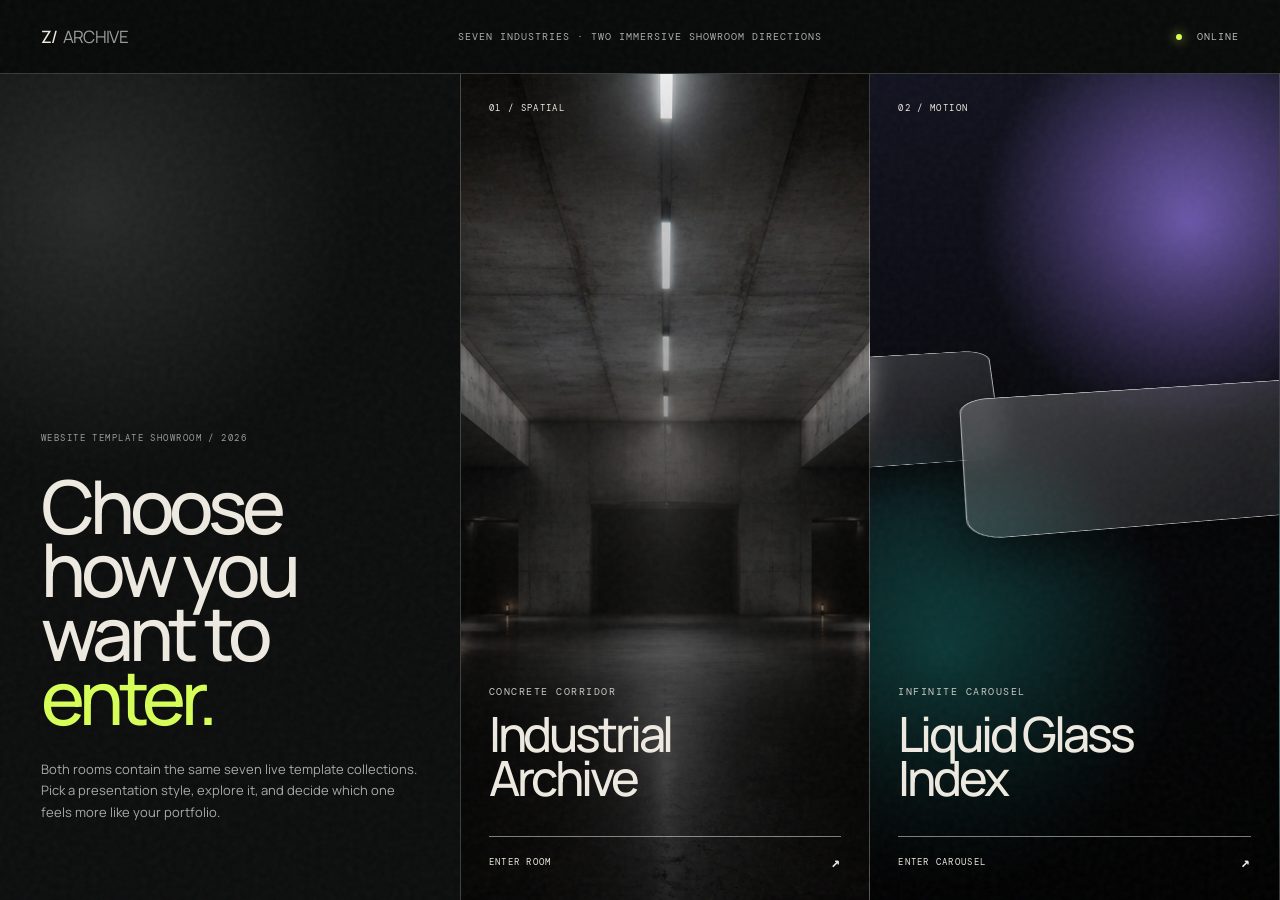
<file: index.html>
<!doctype html>
<html lang="en">
<head>
  <meta charset="UTF-8" />
  <meta name="viewport" content="width=device-width, initial-scale=1" />
  <meta name="description" content="Choose an immersive way to explore seven business website template collections." />
  <title>Z/Archive — Choose an experience</title>
  <link rel="preconnect" href="https://fonts.googleapis.com">
  <link rel="preconnect" href="https://fonts.gstatic.com" crossorigin>
  <link href="https://fonts.googleapis.com/css2?family=DM+Mono:wght@300;400;500&family=Manrope:wght@400;500;600&display=swap" rel="stylesheet">
  <link rel="stylesheet" href="./styles.css" />
</head>
<body>
  <main>
    <header class="masthead">
      <a class="brand" href="./">Z/<span>ARCHIVE</span></a>
      <p>Seven industries · two immersive showroom directions</p>
      <span class="status"><i></i> ONLINE</span>
    </header>

    <section class="chooser" aria-labelledby="page-title">
      <div class="intro">
        <p class="kicker">Website template showroom / 2026</p>
        <h1 id="page-title">Choose how you<br>want to <em>enter.</em></h1>
        <p>Both rooms contain the same seven live template collections. Pick a presentation style, explore it, and decide which one feels more like your portfolio.</p>
      </div>

      <div class="doors">
        <a class="door door-industrial" href="./industrial/">
          <span class="door-no">01 / SPATIAL</span>
          <div class="door-copy">
            <p>Concrete corridor</p>
            <h2>Industrial<br>Archive</h2>
            <span class="enter">Enter room <b>↗</b></span>
          </div>
        </a>

        <a class="door door-liquid" href="./liquid-glass/">
          <span class="door-no">02 / MOTION</span>
          <div class="glass-orbit" aria-hidden="true">
            <i></i><i></i><i></i>
          </div>
          <div class="door-copy">
            <p>Infinite carousel</p>
            <h2>Liquid Glass<br>Index</h2>
            <span class="enter">Enter carousel <b>↗</b></span>
          </div>
        </a>
      </div>
    </section>
  </main>
  <div class="noise" aria-hidden="true"></div>
  <script src="./script.js"></script>
</body>
</html>
</file>
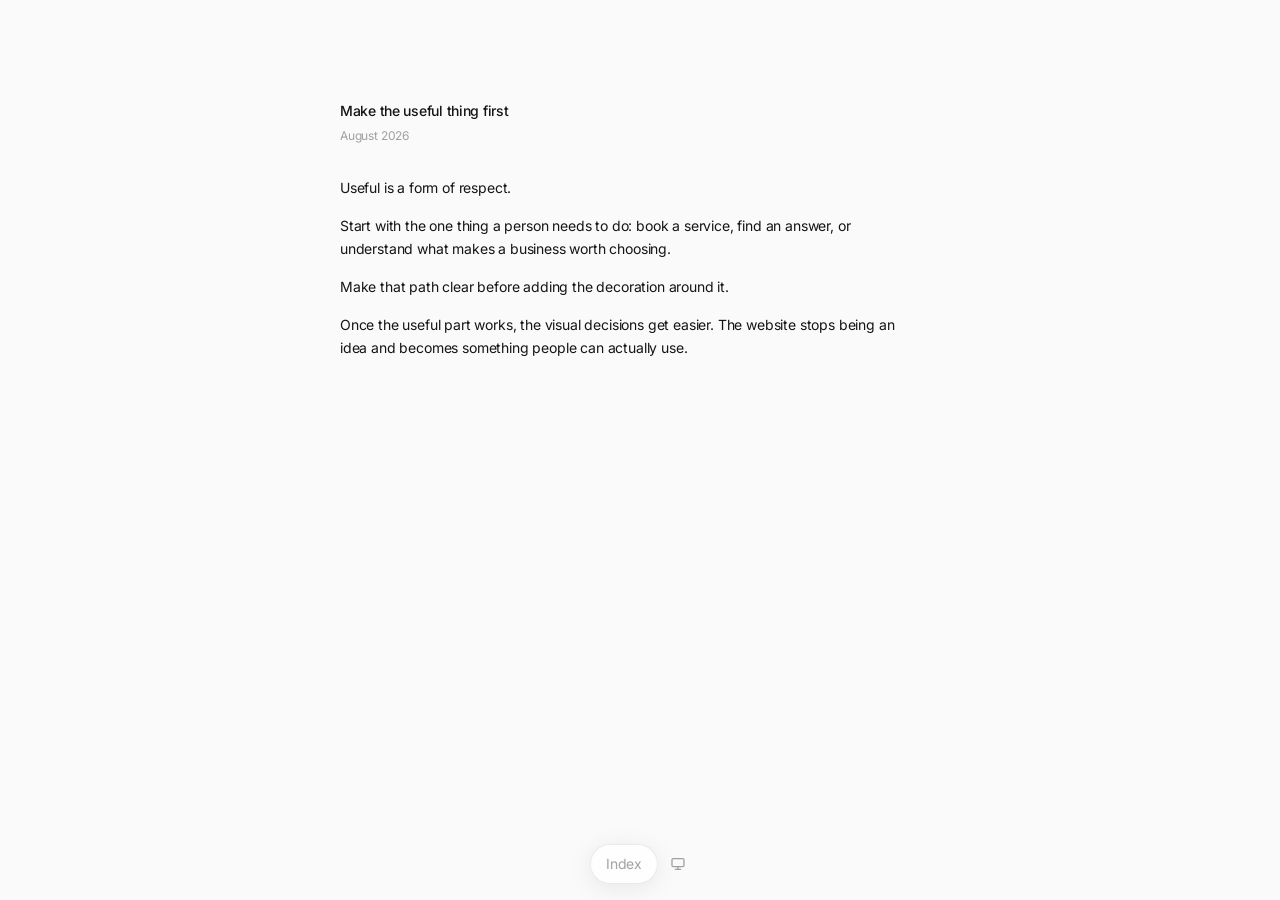
<file: industrial/make-the-useful-thing-first/index.html>
<!doctype html>
<html lang="en">
<head>
  <meta charset="UTF-8" />
  <meta name="viewport" content="width=device-width, initial-scale=1" />
  <meta name="description" content="Make the useful thing first — a note from Kaimaz." />
  <title>Make the useful thing first — Kaimaz</title>
  <link rel="preconnect" href="https://fonts.googleapis.com" />
  <link rel="preconnect" href="https://fonts.gstatic.com" crossorigin />
  <link href="https://fonts.googleapis.com/css2?family=Inter:wght@400;500&display=swap" rel="stylesheet" />
  <link rel="stylesheet" href="./styles.css?v=1" />
</head>
<body>
  <main class="page-shell">
    <article>
      <h1>Make the useful thing first</h1>
      <time datetime="2026-08">August 2026</time>
      <div class="article-copy">
        <p>Useful is a form of respect.</p>
        <p>Start with the one thing a person needs to do: book a service, find an answer, or understand what makes a business worth choosing.</p>
        <p>Make that path clear before adding the decoration around it.</p>
        <p>Once the useful part works, the visual decisions get easier. The website stops being an idea and becomes something people can actually use.</p>
      </div>
    </article>
  </main>

  <nav class="dock" aria-label="Article navigation">
    <a class="dock-pill" href="../">Index</a>
    <button class="theme-control" id="theme-toggle" type="button" aria-label="Theme: system">
      <span class="theme-toggle-icons" aria-hidden="true">
        <svg class="theme-icon theme-icon--monitor" viewBox="0 0 24 24" width="16" height="16"><rect x="3" y="4" width="18" height="12" rx="2" /><path d="M8 20h8M12 16v4" /></svg>
        <svg class="theme-icon theme-icon--sun" viewBox="0 0 24 24" width="16" height="16"><circle cx="12" cy="12" r="4" /><path d="M12 2v2M12 20v2M4.93 4.93l1.41 1.41M17.66 17.66l1.41 1.41M2 12h2M20 12h2M4.93 19.07l1.41-1.41M17.66 6.34l1.41-1.41" /></svg>
        <svg class="theme-icon theme-icon--moon" viewBox="0 0 24 24" width="16" height="16"><path d="M20.6 15.5A8.5 8.5 0 0 1 8.5 3.4 8.5 8.5 0 1 0 20.6 15.5Z" /></svg>
      </span>
    </button>
  </nav>
  <script src="./script.js?v=1"></script>
</body>
</html>
</file>
<file: styles.css>
:root{--white:#eeeae1;--ink:#070808;--muted:#9b9c99;--line:rgba(255,255,255,.2);--acid:#d7ff57}*{box-sizing:border-box}html,body{min-height:100%;margin:0}body{background:#080909;color:var(--white);font-family:"Manrope",sans-serif;overflow-x:hidden}a{color:inherit;text-decoration:none}.masthead{position:relative;z-index:5;height:74px;padding:0 3.2vw;display:grid;grid-template-columns:1fr auto 1fr;align-items:center;border-bottom:1px solid var(--line);font:400 10px "DM Mono",monospace;letter-spacing:.1em;text-transform:uppercase}.brand{font:500 17px "Manrope",sans-serif;letter-spacing:-.04em}.brand span{margin-left:5px;color:var(--muted);font-weight:400}.masthead p{margin:0;color:#aaa}.status{justify-self:end;color:#b9b9b5}.status i{display:inline-block;width:6px;height:6px;margin-right:8px;background:var(--acid);border-radius:50%;box-shadow:0 0 12px var(--acid)}.chooser{min-height:calc(100vh - 74px);display:grid;grid-template-columns:minmax(300px,.72fr) 1.28fr}.intro{padding:6vw 3.2vw;display:flex;flex-direction:column;justify-content:flex-end;border-right:1px solid var(--line);background:radial-gradient(circle at 20% 16%,#272a29 0,transparent 34%),#0c0d0d}.kicker{margin:auto 0 0;font:400 9px "DM Mono",monospace;letter-spacing:.16em;text-transform:uppercase;color:#999}.intro h1{margin:30px 0;font:500 clamp(48px,5.8vw,95px)/.86 "Manrope",sans-serif;letter-spacing:-.07em}.intro h1 em{font-style:normal;color:var(--acid)}.intro>p:last-child{max-width:480px;margin:0;color:#a8aaa7;font-size:13px;line-height:1.65}.doors{display:grid;grid-template-columns:1fr 1fr;min-height:calc(100vh - 74px)}.door{position:relative;isolation:isolate;display:flex;flex-direction:column;justify-content:space-between;padding:28px;overflow:hidden;border-right:1px solid var(--line);transition:flex .45s cubic-bezier(.2,.8,.2,1),filter .35s}.door:after{content:"";position:absolute;inset:0;z-index:-1;background:linear-gradient(180deg,rgba(0,0,0,.05),rgba(0,0,0,.85))}.door-industrial{background:url("./assets/concrete-showroom.jpg") center/cover}.door-liquid{background:radial-gradient(circle at 78% 18%,#846bd1 0,transparent 28%),radial-gradient(circle at 18% 70%,#1d8e8b 0,transparent 35%),linear-gradient(145deg,#121321,#050606)}.door:hover{filter:brightness(1.13)}.door-no{font:400 9px "DM Mono",monospace;letter-spacing:.15em}.door-copy{position:relative;z-index:2}.door-copy p{font:400 10px "DM Mono",monospace;text-transform:uppercase;letter-spacing:.15em;color:#c8c8c3}.door h2{margin:14px 0 36px;font:500 clamp(35px,3.8vw,62px)/.9 "Manrope",sans-serif;letter-spacing:-.065em}.enter{display:flex;justify-content:space-between;align-items:center;padding-top:15px;border-top:1px solid rgba(255,255,255,.48);font:400 9px "DM Mono",monospace;text-transform:uppercase;letter-spacing:.14em}.enter b{font-size:15px}.glass-orbit{position:absolute;inset:12% -30% 28% -30%;transform:perspective(900px) rotateX(62deg) rotateZ(-8deg)}.glass-orbit i{position:absolute;left:50%;top:50%;display:block;width:58%;aspect-ratio:1.5;border:1px solid rgba(255,255,255,.58);border-radius:30px;background:linear-gradient(135deg,rgba(255,255,255,.23),rgba(255,255,255,.035));box-shadow:inset 0 1px 1px #fff9,0 30px 60px #0008;backdrop-filter:blur(12px)}.glass-orbit i:nth-child(1){transform:translate(-120%,-75%)}.glass-orbit i:nth-child(2){transform:translate(-30%,-25%)}.glass-orbit i:nth-child(3){transform:translate(60%,25%)}.noise{position:fixed;inset:0;z-index:20;pointer-events:none;opacity:.06;background-image:url("data:image/svg+xml,%3Csvg viewBox='0 0 160 160' xmlns='http://www.w3.org/2000/svg'%3E%3Cfilter id='n'%3E%3CfeTurbulence type='fractalNoise' baseFrequency='.9' numOctaves='3' stitchTiles='stitch'/%3E%3C/filter%3E%3Crect width='100%25' height='100%25' filter='url(%23n)' opacity='.7'/%3E%3C/svg%3E")}
@media(max-width:960px){.chooser{grid-template-columns:1fr}.intro{min-height:62vh;border-right:0;border-bottom:1px solid var(--line)}.doors{min-height:80vh}.masthead p{display:none}}@media(max-width:620px){.masthead{grid-template-columns:1fr auto}.doors{grid-template-columns:1fr}.door{min-height:68vh}.intro{padding:60px 20px 35px}.door{padding:22px}.masthead{padding:0 20px}.door h2{font-size:52px}.status{display:block}}
</file>
<file: industrial/make-the-useful-thing-first/styles.css>
:root { color-scheme: dark; --bg: #111; --text: #f5f5f5; --muted: #898989; --edge: rgba(245, 245, 245, .1); --dock: rgba(32, 32, 32, .72); }
:root[data-theme="light"] { color-scheme: light; --bg: #fafafa; --text: #151515; --muted: #a0a0a0; --edge: rgba(0, 0, 0, .08); --dock: rgba(255, 255, 255, .72); }
@media (prefers-color-scheme: light) { :root[data-theme="system"] { color-scheme: light; --bg: #fafafa; --text: #151515; --muted: #a0a0a0; --edge: rgba(0, 0, 0, .08); --dock: rgba(255, 255, 255, .72); } }
* { box-sizing: border-box; }
body { min-width: 320px; margin: 0; background: var(--bg); color: var(--text); font: 14px/1.6 Inter, Arial, sans-serif; letter-spacing: -.012em; transition: color .2s ease, background .2s ease; }
button, a { color: inherit; font: inherit; }
button { cursor: pointer; }
.page-shell { width: min(600px, calc(100% - 32px)); min-height: 100vh; margin: 0 auto; padding: 100px 0 112px; }
h1 { margin: 0 0 2px; font-size: 14px; font-weight: 500; letter-spacing: -.02em; }
time { color: var(--muted); font-size: 12px; }
.article-copy { max-width: 570px; margin-top: 30px; }
.article-copy p { margin: 0 0 16px; }
.dock { position: fixed; z-index: 4; bottom: 16px; left: 50%; display: flex; align-items: center; gap: 8px; transform: translateX(-50%); }
.dock-pill { display: flex; align-items: center; height: 40px; padding: 0 15px; border: 1px solid var(--edge); border-radius: 999px; background: var(--dock); box-shadow: 0 4px 24px rgba(0, 0, 0, .08); color: var(--muted); text-decoration: none; backdrop-filter: blur(18px); -webkit-backdrop-filter: blur(18px); }
.dock-pill:hover, .dock-pill:focus-visible { background: var(--text); color: var(--bg); }
.theme-control { display: flex; align-items: center; justify-content: center; width: 24px; height: 24px; padding: 0; border: 0; background: transparent; color: var(--muted); }
.theme-control:hover, .theme-control:focus-visible { color: var(--text); }
.theme-toggle-icons { position: relative; display: block; width: 16px; height: 16px; }
.theme-icon { position: absolute; inset: 0; display: block; width: 16px; height: 16px; fill: none; opacity: 0; stroke: currentColor; stroke-linecap: round; stroke-linejoin: round; stroke-width: 2; transition: opacity .2s cubic-bezier(.23, 1, .32, 1); }
.theme-control[data-theme-choice="system"] .theme-icon--monitor, .theme-control[data-theme-choice="light"] .theme-icon--sun, .theme-control[data-theme-choice="dark"] .theme-icon--moon { opacity: 1; }
.theme-control.is-switching .theme-icon--active { animation: theme-icon-pop .2s cubic-bezier(.23, 1, .32, 1); }
@keyframes theme-icon-pop { 0% { opacity: 0; transform: scale(.88) rotate(-8deg); } 55% { opacity: 1; transform: scale(1.09) rotate(8deg); } 100% { opacity: 1; transform: none; } }
:focus-visible { outline: 2px solid var(--text); outline-offset: 3px; }
@media (max-width: 640px) { .page-shell { padding-top: 72px; } .dock { bottom: 10px; } }
@media (prefers-reduced-motion: reduce) { *, *::before, *::after { transition-duration: .01ms !important; animation-duration: .01ms !important; } }
</file>
